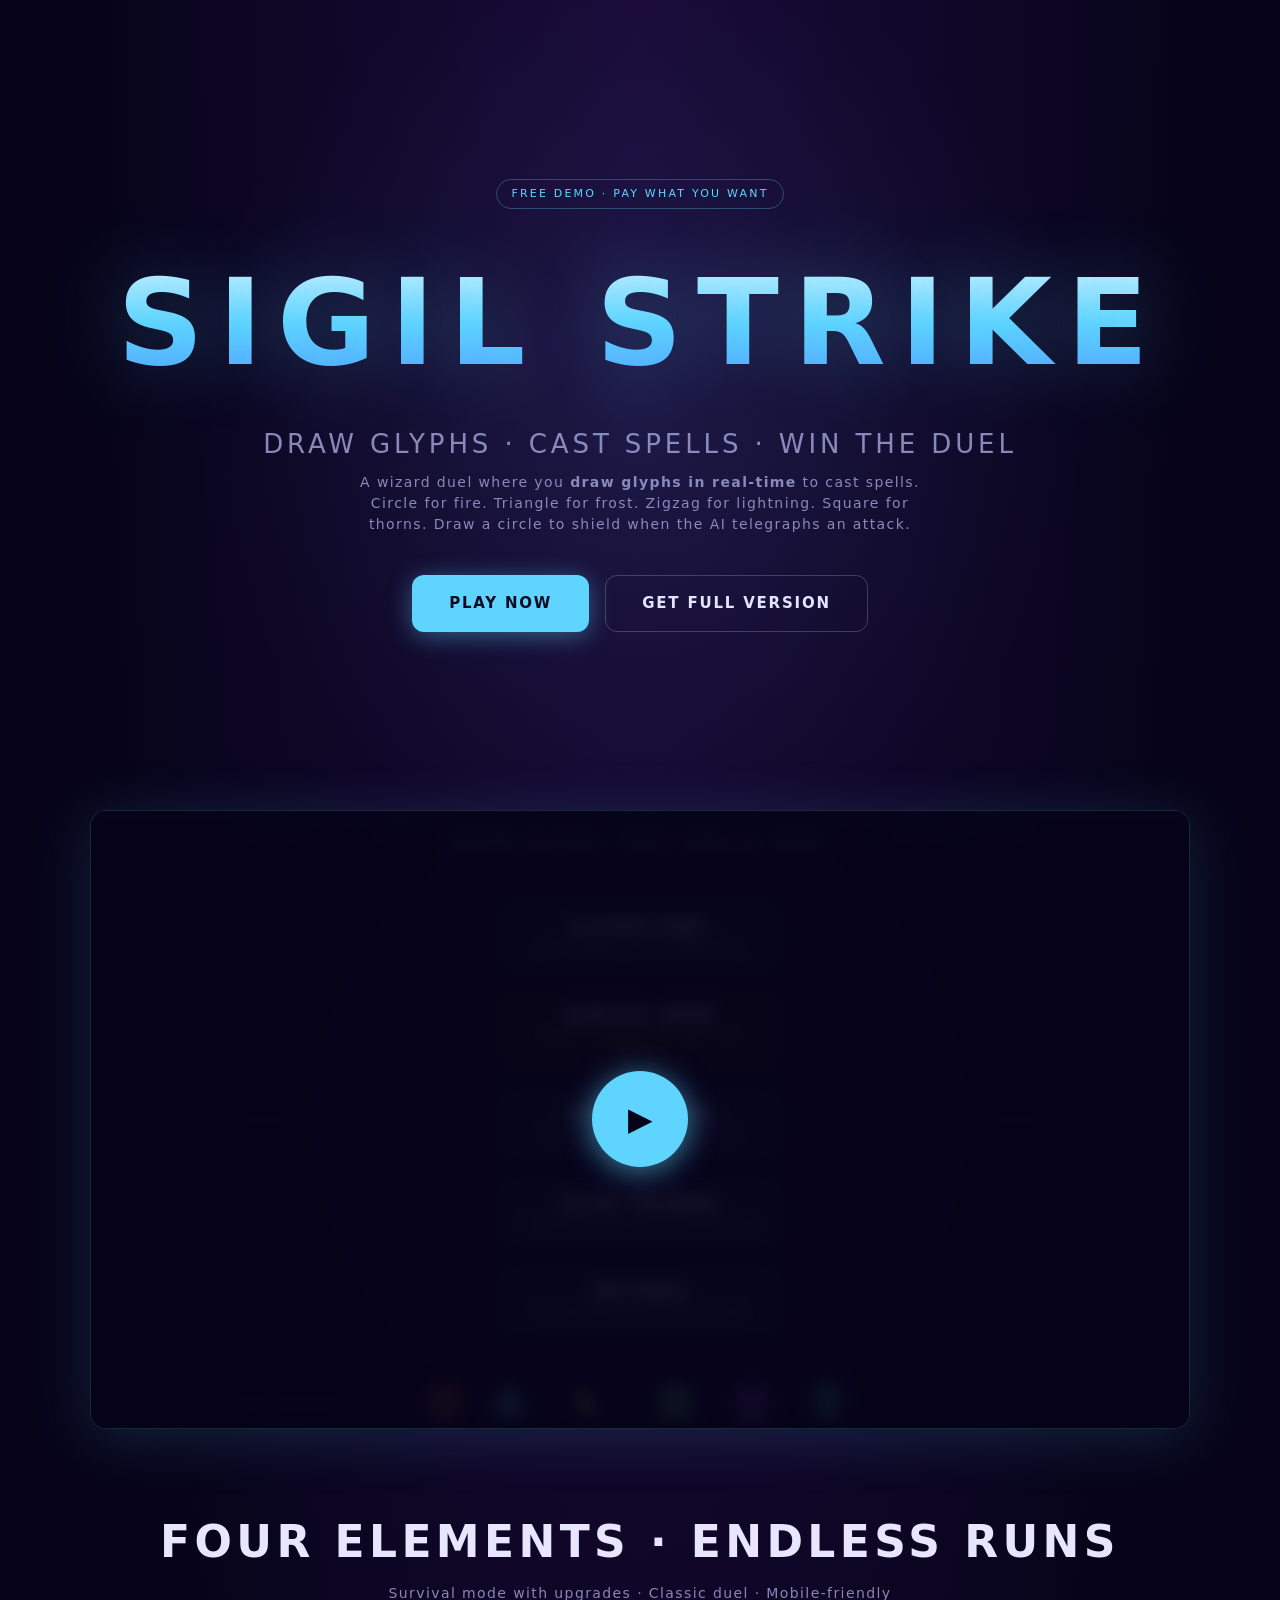
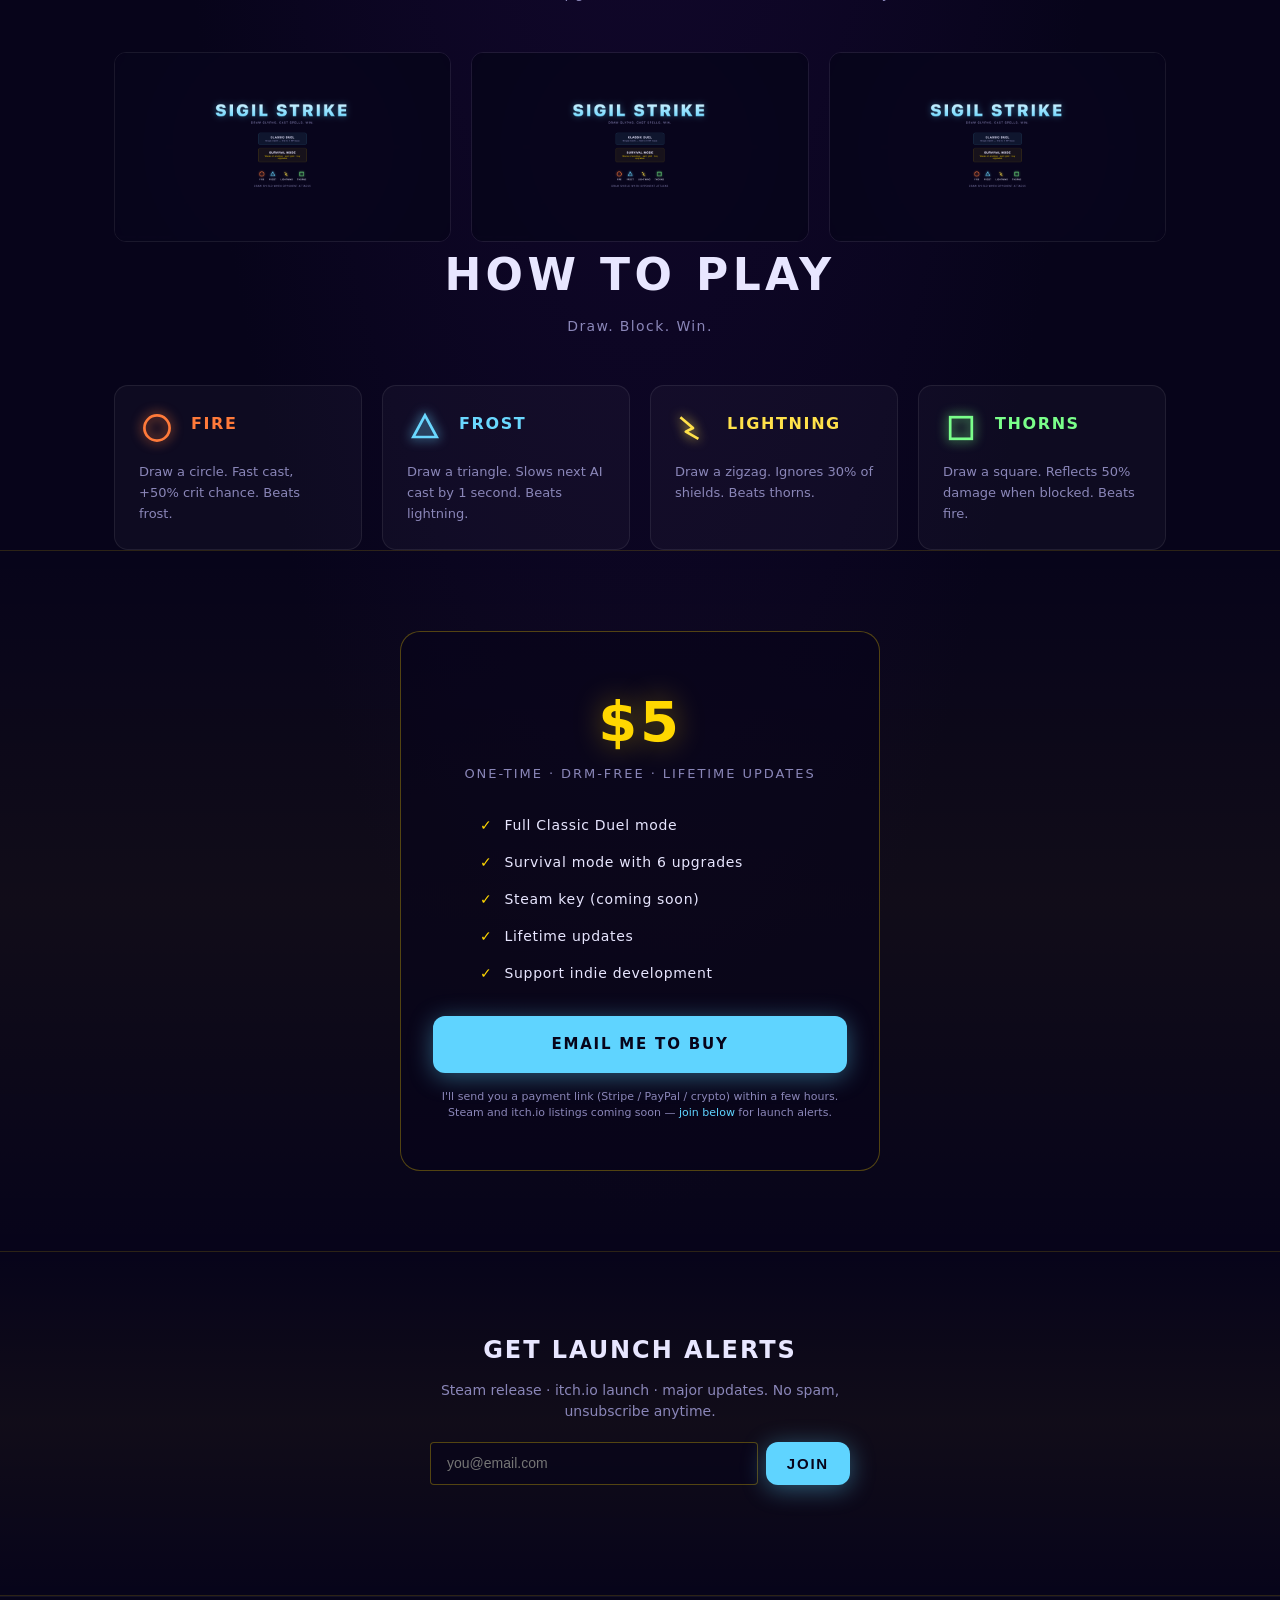
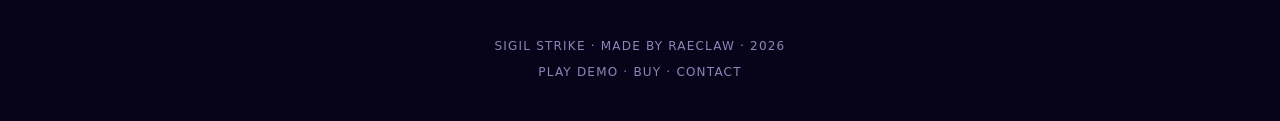
<file: index.html>
<!DOCTYPE html>
<html lang="en">
<head>
<meta charset="utf-8" />
<meta name="viewport" content="width=device-width,initial-scale=1" />
<title>SIGIL STRIKE — Draw glyphs. Cast spells. Win.</title>
<meta name="description" content="A wizard duel where you draw glyphs in real-time to cast spells. Click-and-drag shapes to attack; defend with a shield glyph when AI fires." />
<meta property="og:title" content="SIGIL STRIKE" />
<meta property="og:description" content="Draw glyphs in real-time to cast spells. 4 elements, survival mode, upgrades." />
<meta property="og:image" content="landing/assets/library_logo.png" />
<meta name="theme-color" content="#07041a" />
<meta name="apple-mobile-web-app-capable" content="yes" />
<meta name="apple-mobile-web-app-status-bar-style" content="black-translucent" />
<link rel="manifest" href="manifest.webmanifest" />
<link rel="apple-touch-icon" href="pwa-icon.svg" />
<!-- Plausible analytics (self-hosted) -->
<script defer data-domain="sigil-strike.ai.raeclaw.game" src="https://plausible.io/js/script.js"></script>
<link rel="icon" href="landing/assets/library_logo.png" />
<style>
  :root {
    --bg-0: #07041a;
    --bg-1: #1a0a3a;
    --player: #5fd4ff;
    --ai: #ff5a7a;
    --text: #e8e6ff;
    --muted: #8a86b8;
    --fire: #ff7a3a;
    --frost: #6ad8ff;
    --lightning: #ffe14a;
    --thorns: #7aff8a;
    --gold: #ffd700;
  }
  * { box-sizing: border-box; margin: 0; padding: 0; }
  html, body {
    background: var(--bg-0);
    color: var(--text);
    font-family: -apple-system, BlinkMacSystemFont, "Segoe UI", system-ui, sans-serif;
    -webkit-font-smoothing: antialiased;
    line-height: 1.5;
  }
  body {
    background: radial-gradient(ellipse at top, var(--bg-1) 0%, var(--bg-0) 60%);
    min-height: 100vh;
    overflow-x: hidden;
  }
  a { color: var(--player); text-decoration: none; }
  a:hover { text-decoration: underline; }

  /* === Layout === */
  .container { max-width: 1100px; margin: 0 auto; padding: 0 24px; }
  section { padding: 80px 0; }
  section.tight { padding: 48px 0; }

  /* === Hero === */
  .hero {
    min-height: 90vh;
    display: flex;
    flex-direction: column;
    align-items: center;
    justify-content: center;
    text-align: center;
    padding: 60px 24px;
    position: relative;
  }
  .hero::before {
    content: '';
    position: absolute;
    inset: 0;
    background: radial-gradient(circle at 50% 50%, rgba(95,212,255,0.08) 0%, transparent 60%);
    pointer-events: none;
  }
  .hero .badge {
    display: inline-block;
    padding: 6px 14px;
    border: 1px solid rgba(95,212,255,0.3);
    border-radius: 100px;
    font-size: 11px;
    letter-spacing: 0.2em;
    color: var(--player);
    margin-bottom: 24px;
  }
  .hero h1 {
    font-size: clamp(48px, 10vw, 120px);
    font-weight: 900;
    letter-spacing: 0.12em;
    background: linear-gradient(180deg, #fff 0%, var(--player) 50%, #4a8aff 100%);
    -webkit-background-clip: text;
    background-clip: text;
    color: transparent;
    text-shadow: 0 0 80px rgba(95,212,255,0.3);
    margin-bottom: 12px;
  }
  .hero .tagline {
    font-size: clamp(18px, 2.4vw, 26px);
    letter-spacing: 0.15em;
    color: var(--muted);
    margin-bottom: 8px;
  }
  .hero .sub {
    color: var(--muted);
    font-size: 14px;
    letter-spacing: 0.1em;
    margin-bottom: 40px;
    max-width: 600px;
  }
  .cta-row {
    display: flex;
    gap: 16px;
    flex-wrap: wrap;
    justify-content: center;
  }
  .btn {
    display: inline-block;
    padding: 16px 36px;
    border-radius: 12px;
    font-size: 15px;
    font-weight: 700;
    letter-spacing: 0.12em;
    text-transform: uppercase;
    cursor: pointer;
    transition: all 0.2s ease;
    border: 1px solid transparent;
  }
  .btn-primary {
    background: var(--player);
    color: var(--bg-0);
    box-shadow: 0 4px 24px rgba(95,212,255,0.4);
  }
  .btn-primary:hover {
    transform: translateY(-2px);
    box-shadow: 0 8px 32px rgba(95,212,255,0.6);
    text-decoration: none;
  }
  .btn-secondary {
    background: transparent;
    border-color: rgba(255,255,255,0.2);
    color: var(--text);
  }
  .btn-secondary:hover {
    border-color: var(--player);
    background: rgba(95,212,255,0.08);
    text-decoration: none;
  }

  /* === Game iframe === */
  .play-section {
    padding: 0 0 80px;
  }
  .play-frame {
    position: relative;
    width: 100%;
    aspect-ratio: 16/9;
    max-height: 70vh;
    background: #000;
    border: 1px solid rgba(95,212,255,0.2);
    border-radius: 16px;
    overflow: hidden;
    box-shadow: 0 8px 60px rgba(95,212,255,0.15);
  }
  .play-frame iframe {
    width: 100%;
    height: 100%;
    border: 0;
    display: block;
  }
  .play-frame .play-overlay {
    position: absolute;
    inset: 0;
    display: flex;
    align-items: center;
    justify-content: center;
    background: rgba(7,4,26,0.85);
    backdrop-filter: blur(8px);
    transition: opacity 0.3s ease;
  }
  .play-frame .play-overlay.hidden { opacity: 0; pointer-events: none; }
  .play-frame .play-overlay .play-btn {
    width: 96px; height: 96px;
    border-radius: 50%;
    background: var(--player);
    color: var(--bg-0);
    border: 0;
    font-size: 32px;
    cursor: pointer;
    box-shadow: 0 4px 30px rgba(95,212,255,0.6);
    transition: transform 0.2s ease;
  }
  .play-frame .play-overlay .play-btn:hover { transform: scale(1.08); }

  /* === Screenshots === */
  .section-title {
    text-align: center;
    margin-bottom: 48px;
  }
  .section-title h2 {
    font-size: clamp(28px, 4vw, 44px);
    font-weight: 800;
    letter-spacing: 0.1em;
    margin-bottom: 8px;
  }
  .section-title p {
    color: var(--muted);
    letter-spacing: 0.1em;
    font-size: 14px;
  }
  .screenshots {
    display: grid;
    grid-template-columns: repeat(auto-fit, minmax(280px, 1fr));
    gap: 20px;
  }
  .screenshots img {
    width: 100%;
    border-radius: 12px;
    border: 1px solid rgba(255,255,255,0.08);
    transition: transform 0.3s ease;
  }
  .screenshots img:hover { transform: scale(1.02); }

  /* === Features === */
  .features {
    display: grid;
    grid-template-columns: repeat(auto-fit, minmax(220px, 1fr));
    gap: 20px;
  }
  .feature {
    padding: 24px;
    background: rgba(255,255,255,0.03);
    border: 1px solid rgba(255,255,255,0.08);
    border-radius: 14px;
  }
  .feature .glyph-row {
    display: flex;
    gap: 16px;
    margin-bottom: 16px;
    align-items: center;
  }
  .feature h3 {
    font-size: 16px;
    letter-spacing: 0.1em;
    margin-bottom: 8px;
  }
  .feature p {
    color: var(--muted);
    font-size: 13px;
    line-height: 1.6;
  }
  .feature .glyph {
    width: 36px; height: 36px;
    filter: drop-shadow(0 0 6px currentColor);
  }
  .feature.fire { color: var(--fire); }
  .feature.frost { color: var(--frost); }
  .feature.lightning { color: var(--lightning); }
  .feature.thorns { color: var(--thorns); }

  /* === Buy section === */
  .buy-section {
    background: linear-gradient(180deg, transparent 0%, rgba(255,215,0,0.04) 50%, transparent 100%);
    border-top: 1px solid rgba(255,215,0,0.15);
    border-bottom: 1px solid rgba(255,215,0,0.15);
  }
  .buy-card {
    max-width: 480px;
    margin: 0 auto;
    text-align: center;
    padding: 48px 32px;
    background: rgba(7,4,26,0.6);
    border: 1px solid rgba(255,215,0,0.3);
    border-radius: 20px;
  }
  .buy-card .price {
    font-size: 56px;
    font-weight: 900;
    color: var(--gold);
    letter-spacing: 0.05em;
    text-shadow: 0 0 30px rgba(255,215,0,0.4);
  }
  .buy-card .price-note {
    color: var(--muted);
    font-size: 13px;
    letter-spacing: 0.15em;
    margin-bottom: 24px;
  }
  .buy-card ul {
    list-style: none;
    text-align: left;
    margin: 24px auto;
    max-width: 320px;
  }
  .buy-card li {
    padding: 8px 0;
    color: var(--text);
    font-size: 14px;
    letter-spacing: 0.05em;
  }
  .buy-card li::before {
    content: '✓';
    color: var(--gold);
    font-weight: 700;
    margin-right: 12px;
  }

  /* === Footer === */
  footer {
    padding: 40px 0;
    text-align: center;
    color: var(--muted);
    font-size: 12px;
    letter-spacing: 0.1em;
    border-top: 1px solid rgba(255,255,255,0.05);
  }
  footer a { color: var(--muted); }
  footer a:hover { color: var(--player); }
</style>
</head>
<body>

<!-- Hero -->
<header class="hero">
  <div class="badge">FREE DEMO · PAY WHAT YOU WANT</div>
  <h1>SIGIL STRIKE</h1>
  <div class="tagline">DRAW GLYPHS · CAST SPELLS · WIN THE DUEL</div>
  <p class="sub">A wizard duel where you <strong>draw glyphs in real-time</strong> to cast spells.
    Circle for fire. Triangle for frost. Zigzag for lightning. Square for thorns.
    Draw a circle to shield when the AI telegraphs an attack.</p>
  <div class="cta-row">
    <a href="#play" class="btn btn-primary">PLAY NOW</a>
    <a href="#buy" class="btn btn-secondary">GET FULL VERSION</a>
  </div>
</header>

<!-- Play -->
<section id="play" class="play-section container">
  <div class="play-frame">
    <iframe src="game/index.html" allow="autoplay; fullscreen" title="SIGIL STRIKE playable demo"></iframe>
    <div class="play-overlay" id="play-overlay">
      <button class="play-btn" id="play-btn" aria-label="Start game">▶</button>
    </div>
  </div>
</section>

<!-- Screenshots -->
<section class="container">
  <div class="section-title">
    <h2>FOUR ELEMENTS · ENDLESS RUNS</h2>
    <p>Survival mode with upgrades · Classic duel · Mobile-friendly</p>
  </div>
  <div class="screenshots">
    <img src="landing/assets/screenshot_1.png" alt="Gameplay screenshot" />
    <img src="landing/assets/screenshot_2.png" alt="Gameplay screenshot" />
    <img src="landing/assets/screenshot_3.png" alt="Gameplay screenshot" />
  </div>
</section>

<!-- Features -->
<section class="container">
  <div class="section-title">
    <h2>HOW TO PLAY</h2>
    <p>Draw. Block. Win.</p>
  </div>
  <div class="features">
    <div class="feature fire">
      <div class="glyph-row">
        <svg class="glyph" viewBox="-20 -20 40 40"><circle cx="0" cy="0" r="14" fill="none" stroke="currentColor" stroke-width="3"/></svg>
        <h3>FIRE</h3>
      </div>
      <p>Draw a circle. Fast cast, +50% crit chance. Beats frost.</p>
    </div>
    <div class="feature frost">
      <div class="glyph-row">
        <svg class="glyph" viewBox="-20 -20 40 40"><polygon points="0,-14 13,10 -13,10" fill="none" stroke="currentColor" stroke-width="3"/></svg>
        <h3>FROST</h3>
      </div>
      <p>Draw a triangle. Slows next AI cast by 1 second. Beats lightning.</p>
    </div>
    <div class="feature lightning">
      <div class="glyph-row">
        <svg class="glyph" viewBox="-20 -20 40 40"><polyline points="-14,-12 0,0 -8,4 6,12" fill="none" stroke="currentColor" stroke-width="3" stroke-linejoin="round"/></svg>
        <h3>LIGHTNING</h3>
      </div>
      <p>Draw a zigzag. Ignores 30% of shields. Beats thorns.</p>
    </div>
    <div class="feature thorns">
      <div class="glyph-row">
        <svg class="glyph" viewBox="-20 -20 40 40"><rect x="-12" y="-12" width="24" height="24" fill="none" stroke="currentColor" stroke-width="3"/></svg>
        <h3>THORNS</h3>
      </div>
      <p>Draw a square. Reflects 50% damage when blocked. Beats fire.</p>
    </div>
  </div>
</section>

<!-- Buy -->
<section id="buy" class="buy-section">
  <div class="container">
    <div class="buy-card">
      <div class="price">$5</div>
      <div class="price-note">ONE-TIME · DRM-FREE · LIFETIME UPDATES</div>
      <ul>
        <li>Full Classic Duel mode</li>
        <li>Survival mode with 6 upgrades</li>
        <li>Steam key (coming soon)</li>
        <li>Lifetime updates</li>
        <li>Support indie development</li>
      </ul>
      <a href="mailto:hello@raeclaw.dev?subject=SIGIL%20STRIKE%20purchase&body=Hi%2C%20I%27d%20like%20to%20buy%20SIGIL%20STRIKE.%20My%20preferred%20payment%20method%20is%3A%20"
         class="btn btn-primary" style="width:100%;text-align:center;display:block;">
        EMAIL ME TO BUY
      </a>
      <p style="margin-top:16px;font-size:11px;color:var(--muted);text-align:center;">
        I'll send you a payment link (Stripe / PayPal / crypto) within a few hours.<br>
        Steam and itch.io listings coming soon — <a href="#newsletter">join below</a> for launch alerts.
      </p>
    </div>
  </div>
</section>

<!-- Newsletter / Launch Alerts -->
<section id="newsletter" class="buy-section" style="border-top:none;">
  <div class="container" style="text-align:center;max-width:520px;">
    <h2 style="font-size:24px;letter-spacing:0.08em;margin-bottom:12px;">GET LAUNCH ALERTS</h2>
    <p style="color:var(--muted);font-size:14px;margin-bottom:20px;">
      Steam release · itch.io launch · major updates. No spam, unsubscribe anytime.
    </p>
    <form id="newsletter-form" style="display:flex;gap:8px;max-width:420px;margin:0 auto;">
      <input type="email" id="newsletter-email" placeholder="you@email.com" required
             style="flex:1;padding:12px 16px;background:rgba(7,4,26,0.6);border:1px solid rgba(255,215,0,0.3);color:var(--text);border-radius:4px;font-size:14px;" />
      <button type="submit" class="btn btn-primary" style="padding:12px 20px;">JOIN</button>
    </form>
    <p id="newsletter-status" style="margin-top:12px;font-size:12px;color:var(--muted);min-height:18px;"></p>
  </div>
</section>

<!-- Footer -->
<footer>
  <div class="container">
    <p>SIGIL STRIKE · MADE BY RAECLAW · 2026</p>
    <p style="margin-top:8px;">
      <a href="game/index.html">PLAY DEMO</a> ·
      <a href="#buy">BUY</a> ·
      <a href="mailto:hello@raeclaw.dev">CONTACT</a>
    </p>
  </div>
</footer>

<script>
  // Hide overlay when user starts the game
  const iframe = document.querySelector('.play-frame iframe');
  const overlay = document.getElementById('play-overlay');
  const btn = document.getElementById('play-btn');
  btn.addEventListener('click', () => overlay.classList.add('hidden'));
  // Also hide on first click anywhere in the iframe area (covers cases where game auto-starts after click)
  document.querySelector('.play-frame').addEventListener('click', (e) => {
    if (e.target.tagName !== 'BUTTON') overlay.classList.add('hidden');
  });

  // Newsletter signup handler — opens pre-filled email to Andrew
  const nlForm = document.getElementById('newsletter-form');
  const nlStatus = document.getElementById('newsletter-status');
  if (nlForm) {
    nlForm.addEventListener('submit', (e) => {
      e.preventDefault();
      const email = document.getElementById('newsletter-email').value.trim();
      if (!email) return;
      const subject = encodeURIComponent('SIGIL STRIKE launch alert signup');
      const body = encodeURIComponent(`Please add me to the SIGIL STRIKE launch alerts list.\n\nEmail: ${email}`);
      window.location.href = `mailto:hello@raeclaw.dev?subject=${subject}&body=${body}`;
      nlStatus.textContent = '✓ Opening your email client...';
      nlStatus.style.color = 'var(--gold)';
      setTimeout(() => { nlStatus.textContent = ''; }, 4000);
    });
  }

  // Simple page-view beacon — counts visits locally + pings a free webhook so we can see traffic
  try {
    const visits = parseInt(localStorage.getItem('ss_visits') || '0') + 1;
    localStorage.setItem('ss_visits', String(visits));
    // Beacon to free requestbin-style endpoint for traffic visibility
    if (navigator.sendBeacon) {
      const data = JSON.stringify({
        page: 'sigil-strike-landing',
        ts: Date.now(),
        ua: navigator.userAgent.slice(0, 80),
        ref: document.referrer.slice(0, 120),
        visits: visits,
      });
      navigator.sendBeacon('https://webhook.site/placeholder-raeclaw-sigil-strike', data);
    }
  } catch (e) { /* silent */ }
</script>

<script>
  if ('serviceWorker' in navigator) {
    window.addEventListener('load', () => {
      navigator.serviceWorker.register('./sw.js').catch(() => {});
    });
  }
</script>
</body>
</html>
</file>
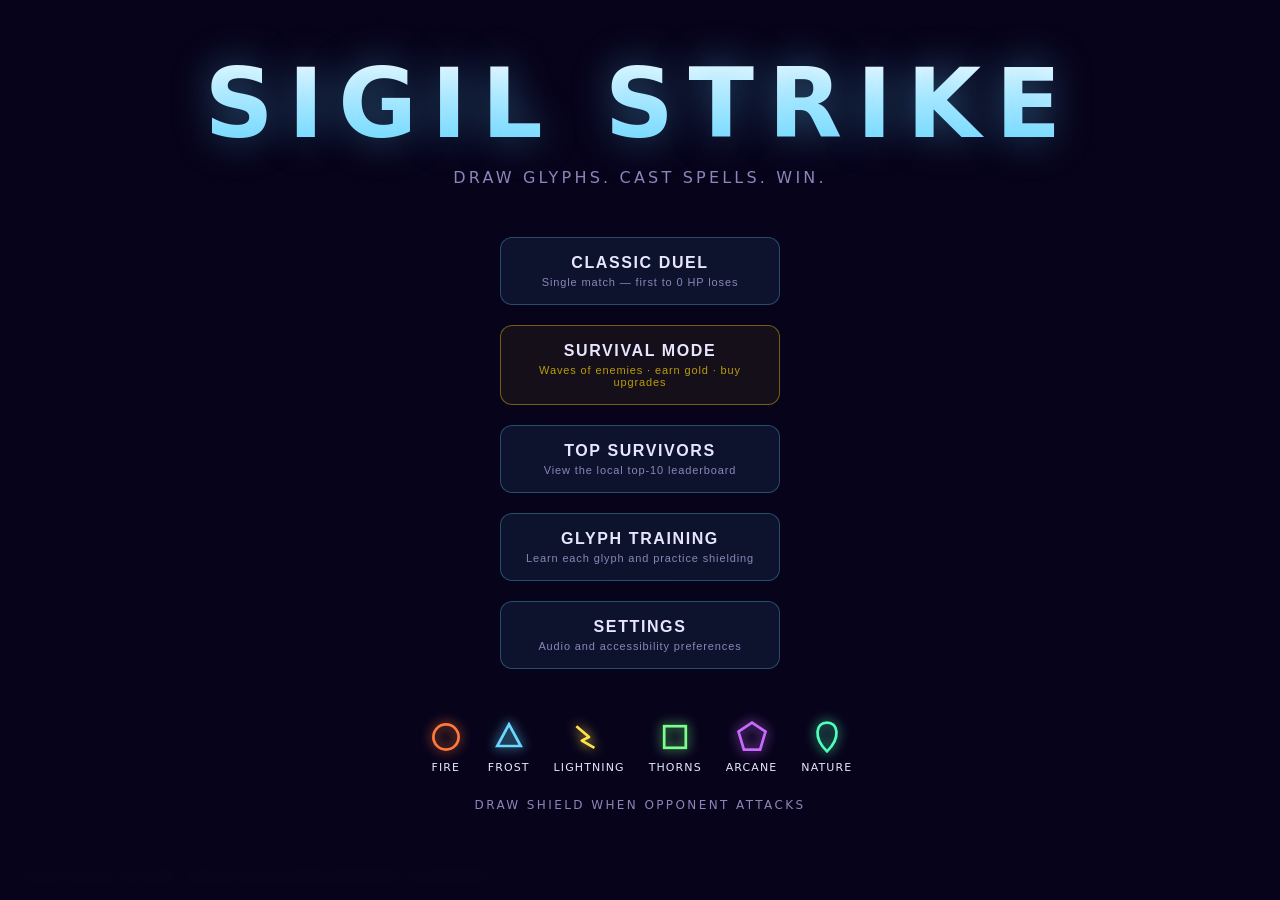
<file: game/index.html>
<!DOCTYPE html>
<html lang="en">
<head>
<meta charset="utf-8" />
<meta name="viewport" content="width=device-width,initial-scale=1,user-scalable=no" />
<meta name="theme-color" content="#07041a" />
<meta name="apple-mobile-web-app-capable" content="yes" />
<meta name="apple-mobile-web-app-status-bar-style" content="black-translucent" />
<link rel="manifest" href="../manifest.webmanifest" />
<link rel="apple-touch-icon" href="../pwa-icon.svg" />
<link rel="icon" href="../pwa-icon.svg" type="image/svg+xml" />
<title>SIGIL STRIKE</title>
<link rel="stylesheet" href="./styles.css" />
</head>
<body>
<div id="wrap">
  <canvas id="game"></canvas>

  <!-- HUD (in-game) -->
  <div id="hud-top">
    <div id="player-bar">
      <div style="color:var(--player);font-weight:700;letter-spacing:0.15em;margin-bottom:4px;">PLAYER</div>
      <div style="display:flex;flex-direction:column;gap:4px;width:200px;">
        <div style="height:14px;background:rgba(255,255,255,0.08);border-radius:7px;overflow:hidden;">
          <div id="player-hp" style="height:100%;background:linear-gradient(90deg,#ff4a6a,#7aff8a);width:100%;transition:width 0.2s;"></div>
        </div>
        <div style="height:8px;background:rgba(255,255,255,0.08);border-radius:4px;overflow:hidden;">
          <div id="player-mp" style="height:100%;background:linear-gradient(90deg,#4a8aff,#5fd4ff);width:50%;transition:width 0.1s;"></div>
        </div>
      </div>
    </div>
    <div id="wave-display" style="color:var(--muted);font-size:12px;letter-spacing:0.15em;opacity:0;"></div>
    <div id="ai-bar" style="text-align:right;">
      <div style="color:var(--ai);font-weight:700;letter-spacing:0.15em;margin-bottom:4px;">OPPONENT</div>
      <div style="display:flex;flex-direction:column;gap:4px;width:200px;margin-left:auto;">
        <div style="height:14px;background:rgba(255,255,255,0.08);border-radius:7px;overflow:hidden;">
          <div id="ai-hp" style="height:100%;background:linear-gradient(90deg,#ff4a6a,#7aff8a);width:100%;transition:width 0.2s;"></div>
        </div>
      </div>
    </div>
  </div>

  <div id="toast"></div>
  <div id="wave-banner">
    <div class="wave-num" id="wave-num-text"></div>
    <div class="wave-sub" id="wave-sub-text"></div>
  </div>
  <div id="score">SCORE: <span id="score-val">0</span></div>
  <div id="combo-display" style="position:absolute;bottom:48px;left:50%;transform:translateX(-50%);color:var(--gold);font-size:18px;font-weight:900;letter-spacing:0.12em;text-shadow:0 0 16px var(--gold);pointer-events:none;z-index:10;opacity:0;transition:opacity 0.3s;">COMBO &times;<span id="combo-val">1</span></div>
  <div id="footer">DRAW GLYPHS TO CAST · CIRCLE ALSO BLOCKS INCOMING · R=RESTART</div>

  <div id="visibility-pause-screen" class="screen hidden" aria-hidden="true">
    <h2>COMBAT PAUSED</h2>
    <div class="sub">SIGIL STRIKE PAUSED WHILE THIS PAGE WAS AWAY</div>
    <button class="mode-btn" id="btn-resume-visibility" type="button">RESUME COMBAT</button>
  </div>

  <div id="survival-recovery-screen" class="screen hidden" aria-hidden="true">
    <h2>RUN RECOVERED</h2>
    <div class="sub" id="survival-recovery-summary">A SURVIVAL CHECKPOINT IS READY</div>
    <button class="mode-btn gold" id="btn-resume-survival" type="button">RESUME RUN</button>
    <button class="mode-btn" id="btn-discard-survival" type="button">DISCARD CHECKPOINT</button>
  </div>

  <!-- MENU SCREEN -->
  <div id="menu-screen" class="screen">
    <h1>SIGIL STRIKE</h1>
    <div class="sub">DRAW GLYPHS. CAST SPELLS. WIN.</div>
    <button class="mode-btn" id="btn-classic">
      CLASSIC DUEL
      <span class="desc">Single match — first to 0 HP loses</span>
    </button>
    <button class="mode-btn gold" id="btn-survival">
      SURVIVAL MODE
      <span class="desc">Waves of enemies · earn gold · buy upgrades</span>
    </button>
    <button class="mode-btn" id="btn-leaderboard">
      TOP SURVIVORS
      <span class="desc">View the local top-10 leaderboard</span>
    </button>
    <button class="mode-btn teal" id="btn-practice">
      GLYPH TRAINING
      <span class="desc">Learn each glyph and practice shielding</span>
    </button>
    <button class="mode-btn" id="btn-settings">
      SETTINGS
      <span class="desc">Audio and accessibility preferences</span>
    </button>
    <div class="legend">
      <div class="glyph" style="color:var(--fire)">
        <svg viewBox="-20 -20 40 40"><circle cx="0" cy="0" r="14" fill="none" stroke="currentColor" stroke-width="3"/></svg>
        <span>FIRE</span>
      </div>
      <div class="glyph" style="color:var(--frost)">
        <svg viewBox="-20 -20 40 40"><polygon points="0,-14 13,10 -13,10" fill="none" stroke="currentColor" stroke-width="3"/></svg>
        <span>FROST</span>
      </div>
      <div class="glyph" style="color:var(--lightning)">
        <svg viewBox="-20 -20 40 40"><polyline points="-14,-12 0,0 -8,4 6,12" fill="none" stroke="currentColor" stroke-width="3" stroke-linejoin="round"/></svg>
        <span>LIGHTNING</span>
      </div>
      <div class="glyph" style="color:var(--thorns)">
        <svg viewBox="-20 -20 40 40"><rect x="-12" y="-12" width="24" height="24" fill="none" stroke="currentColor" stroke-width="3"/></svg>
        <span>THORNS</span>
      </div>
      <div class="glyph" style="color:var(--arcane)">
        <svg viewBox="-20 -20 40 40"><polygon points="0,-16 15,-6 9,14 -9,14 -15,-6" fill="none" stroke="currentColor" stroke-width="3"/></svg>
        <span>ARCANE</span>
      </div>
      <div class="glyph" style="color:var(--nature)">
        <svg viewBox="-20 -20 40 40"><path d="M0,-16 C12,-16 16,0 0,16 C-16,0 -12,-16 0,-16Z" fill="none" stroke="currentColor" stroke-width="3"/></svg>
        <span>NATURE</span>
      </div>
    </div>
    <div class="sub" style="margin-top:24px;font-size:12px;">DRAW SHIELD WHEN OPPONENT ATTACKS</div>
  </div>

  <!-- UPGRADE SCREEN -->
  <div id="upgrade-screen" class="screen hidden">
    <h2>UPGRADES</h2>
    <div class="gold-display" id="upgrade-gold">◆ 0</div>
    <div class="wave-info" id="upgrade-wave-info">WAVE 1 COMPLETE</div>
    <div class="upgrade-grid" id="upgrade-grid"></div>
    <button class="continue-btn" id="btn-continue">CONTINUE</button>
  </div>

  <!-- WAVE CLEAR SCREEN -->
  <div id="waveclear-screen" class="screen hidden">
    <h2 style="color:#7aff8a;">WAVE <span id="wc-wave">1</span> CLEAR</h2>
    <div class="sub" id="wc-gold-earned" style="color:var(--gold);font-size:20px;letter-spacing:0.15em;">+0 GOLD</div>
    <div class="sub" id="wc-time" style="margin-top:8px;">Time: 0.0s</div>
    <button class="continue-btn" id="btn-to-upgrades">BUY UPGRADES</button>
    <button class="continue-btn" id="btn-next-wave" style="background:rgba(95,212,255,0.08);border-color:rgba(95,212,255,0.3);color:var(--player);margin-top:8px;">NEXT WAVE</button>
  </div>

  <!-- GAME OVER SCREEN -->
  <div id="gameover-screen" class="screen hidden">
    <h2 style="color:var(--ai);" id="go-title">DEFEAT</h2>
    <div class="stats-grid" id="go-stats"></div>
    <button class="mode-btn gold" id="btn-retry-survival">PLAY AGAIN</button>
    <button class="mode-btn" id="btn-menu-from-go">MAIN MENU</button>
  </div>

  <!-- LEADERBOARD SCREEN -->
  <div id="leaderboard-screen" class="screen hidden">
    <h2 style="color:var(--gold);">TOP SURVIVORS</h2>
    <div class="sub" style="margin-bottom:0;">LOCAL TOP 10</div>
    <div class="leaderboard-panel" id="leaderboard-list"></div>
    <button class="mode-btn" id="btn-close-leaderboard">BACK</button>
  </div>

  <!-- PRACTICE SCREEN -->
  <div id="practice-screen" class="screen hidden">
    <h2 id="practice-title">GLYPH TRAINING</h2>
    <div class="practice-progress" id="practice-progress"></div>
    <div class="practice-hint" id="practice-hint"></div>
    <div class="practice-status" id="practice-status"></div>
    <div id="practice-ai-bar" style="display:none;position:absolute;top:60px;left:50%;transform:translateX(-50%);width:220px;">
      <div style="color:var(--ai);font-size:11px;font-weight:700;letter-spacing:0.15em;margin-bottom:4px;text-align:center;">OPPONENT</div>
      <div style="height:12px;background:rgba(255,255,255,0.08);border-radius:6px;overflow:hidden;">
        <div id="practice-ai-hp-bar" style="height:100%;background:linear-gradient(90deg,#ff4a6a,#7aff8a);width:100%;transition:width 0.2s;"></div>
      </div>
    </div>
    <div id="practice-player-bar" style="display:none;position:absolute;bottom:80px;left:50%;transform:translateX(-50%);width:220px;">
      <div style="color:var(--player);font-size:11px;font-weight:700;letter-spacing:0.15em;margin-bottom:4px;text-align:center;">YOU</div>
      <div style="display:flex;flex-direction:column;gap:4px;">
        <div style="height:12px;background:rgba(255,255,255,0.08);border-radius:6px;overflow:hidden;">
          <div id="practice-player-hp-bar" style="height:100%;background:linear-gradient(90deg,#ff4a6a,#7aff8a);width:100%;transition:width 0.2s;"></div>
        </div>
        <div style="height:7px;background:rgba(255,255,255,0.08);border-radius:4px;overflow:hidden;">
          <div id="practice-player-mp-bar" style="height:100%;background:linear-gradient(90deg,#4a8aff,#5fd4ff);width:100%;transition:width 0.1s;"></div>
        </div>
      </div>
    </div>
    <button class="mode-btn" id="btn-exit-practice">EXIT</button>
  </div>

  <!-- SETTINGS SCREEN -->
  <div id="settings-screen" class="screen hidden">
    <h2>SETTINGS</h2>
    <div class="sub" style="margin-bottom:0;">SAVED ON THIS DEVICE</div>
    <div class="settings-panel">
      <div class="setting-row">
        <div class="setting-copy"><strong>AUDIO</strong><span>Enable spell and combat sounds</span></div>
        <button class="setting-toggle" id="setting-audio" type="button" aria-pressed="true">ON</button>
      </div>
      <label class="setting-row" for="setting-volume">
        <span class="setting-copy"><strong>VOLUME</strong><span>Set sound effect volume</span></span>
        <span class="volume-control"><input id="setting-volume" type="range" min="0" max="100" step="5" value="60" aria-label="Sound effect volume"><span id="setting-volume-value">60%</span></span>
      </label>
      <div class="setting-row">
        <div class="setting-copy"><strong>REDUCED MOTION</strong><span>Disable particles, shake, flashes, and animated transitions</span></div>
        <button class="setting-toggle" id="setting-motion" type="button" aria-pressed="false">OFF</button>
      </div>
      <div class="setting-row">
        <div class="setting-copy"><strong>HIGH CONTRAST</strong><span>Strengthen colors, borders, and text readability</span></div>
        <button class="setting-toggle" id="setting-contrast" type="button" aria-pressed="false">OFF</button>
      </div>
    </div>
    <button class="mode-btn" id="btn-close-settings">BACK</button>
  </div>

</div>
<script src="./game.js"></script>
</body>
</html>
</file>
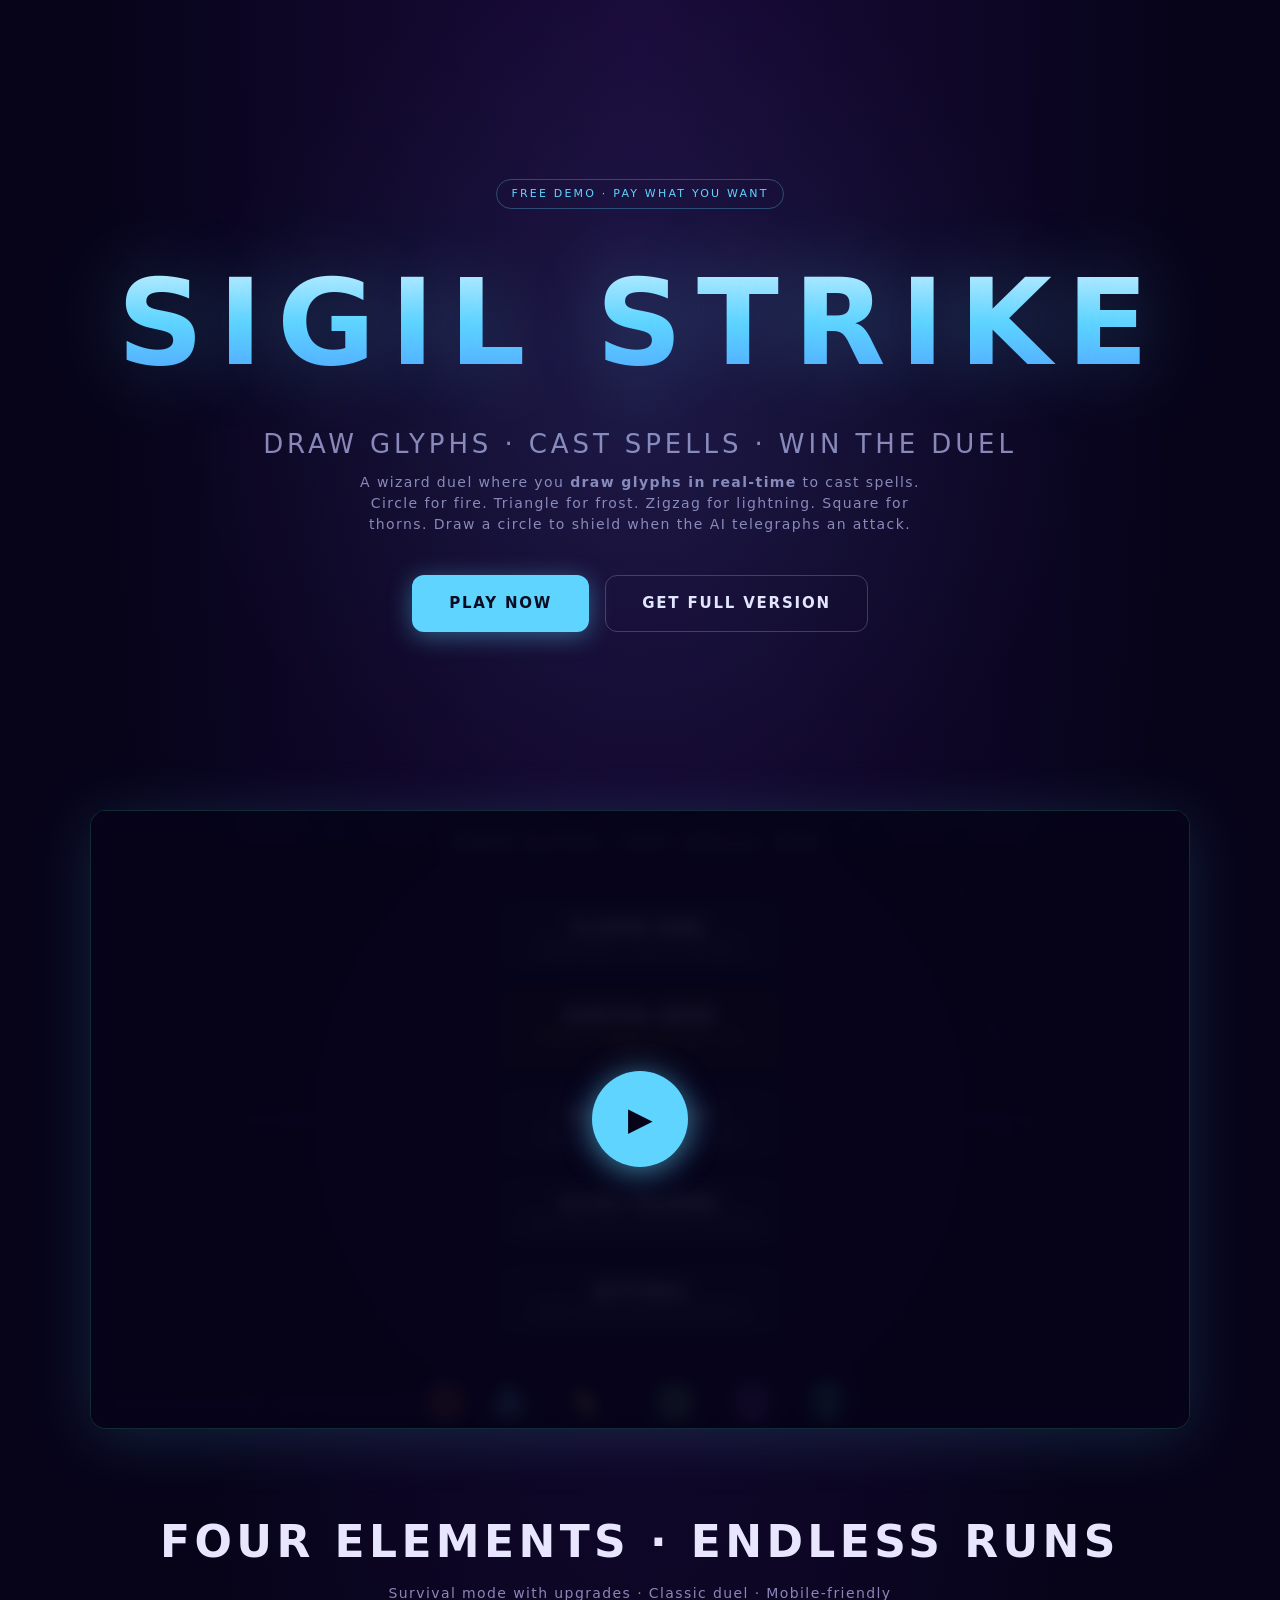
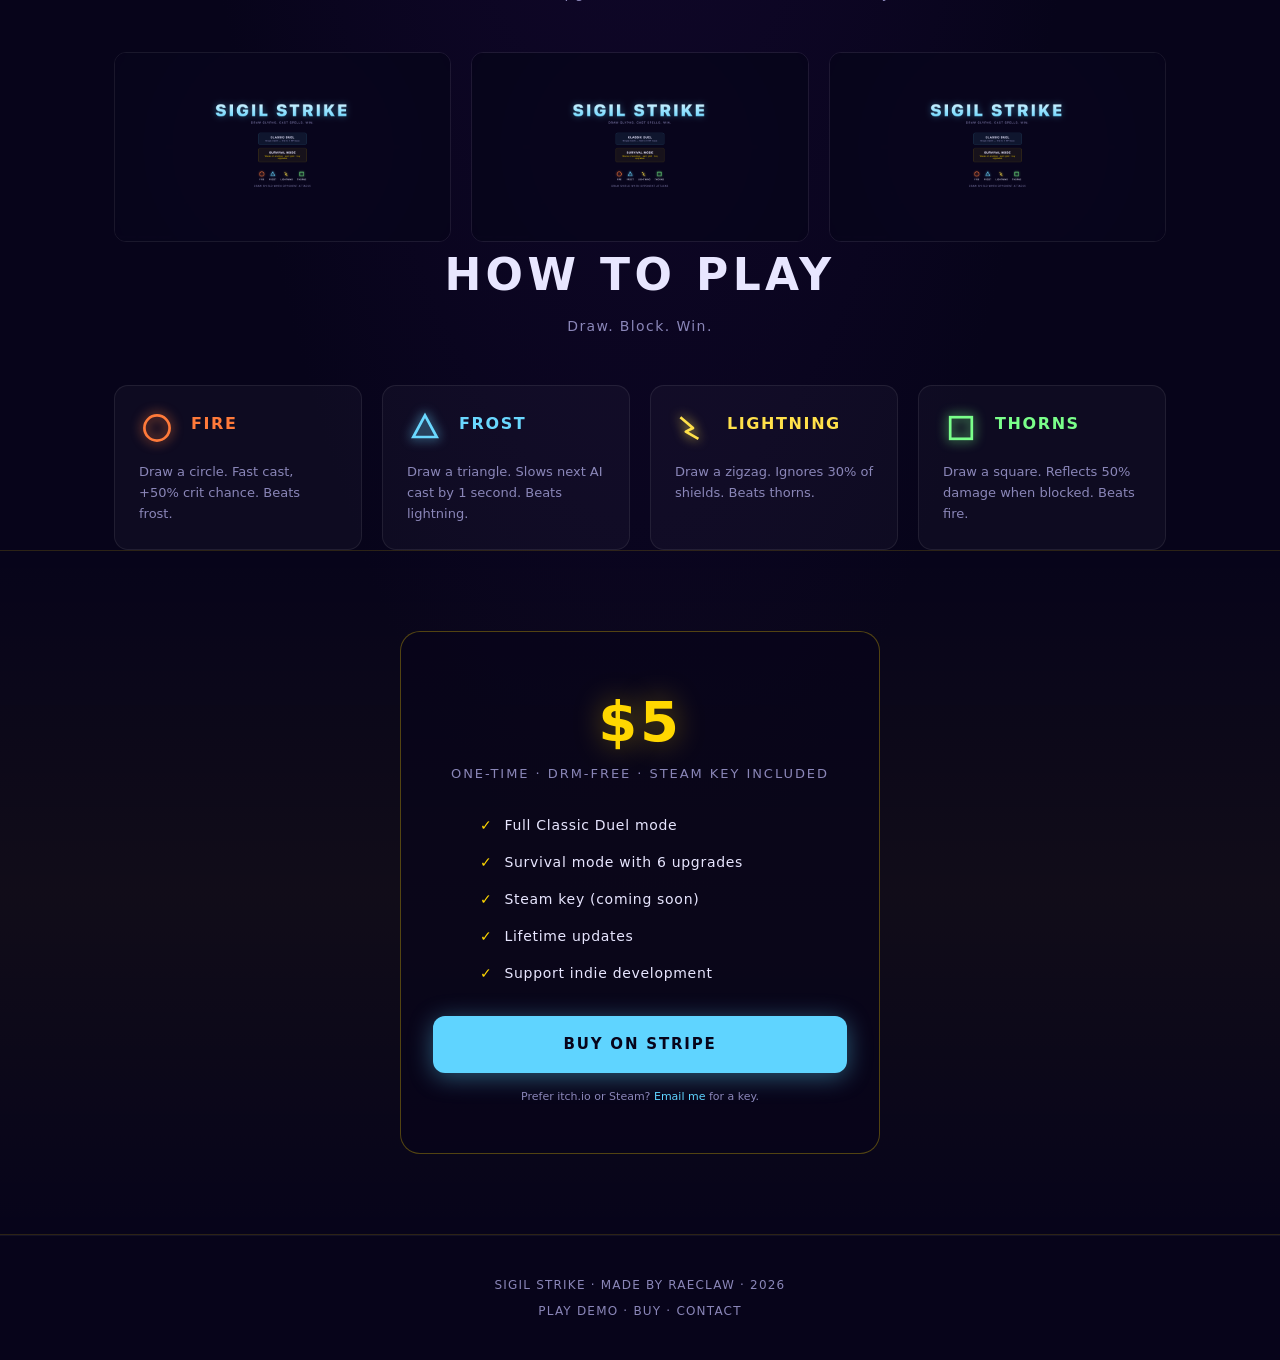
<file: landing/index.html>
<!DOCTYPE html>
<html lang="en">
<head>
<meta charset="utf-8" />
<meta name="viewport" content="width=device-width,initial-scale=1" />
<title>SIGIL STRIKE — Draw glyphs. Cast spells. Win.</title>
<meta name="description" content="A wizard duel where you draw glyphs in real-time to cast spells. Click-and-drag shapes to attack; defend with a shield glyph when AI fires." />
<link rel="canonical" href="https://raeclaw.dev/games/sigil-strike/landing/" />
<meta name="robots" content="index, follow" />

<!-- Open Graph -->
<meta property="og:title" content="SIGIL STRIKE — Draw glyphs. Cast spells. Win." />
<meta property="og:description" content="A wizard duel where you draw glyphs in real-time to cast spells. Click-and-drag shapes to attack; defend with a shield glyph when AI fires." />
<meta property="og:image" content="https://raeclaw.dev/games/sigil-strike/landing/assets/library_logo.png" />
<meta property="og:url" content="https://raeclaw.dev/games/sigil-strike/landing/" />
<meta property="og:type" content="website" />

<!-- Twitter Card -->
<meta name="twitter:card" content="summary_large_image" />
<meta name="twitter:title" content="SIGIL STRIKE — Draw glyphs. Cast spells. Win." />
<meta name="twitter:description" content="A wizard duel where you draw glyphs in real-time to cast spells. Click-and-drag shapes to attack; defend with a shield glyph when AI fires." />
<meta name="twitter:image" content="https://raeclaw.dev/games/sigil-strike/landing/assets/library_logo.png" />

<!-- Structured Data: GameApplication -->
<script type="application/ld+json">
{
  "@context": "https://schema.org",
  "@type": "GameApplication",
  "name": "SIGIL STRIKE",
  "url": "https://raeclaw.dev/games/sigil-strike/landing/",
  "description": "A wizard duel where you draw glyphs in real-time to cast spells. Circle for fire, triangle for frost, zigzag for lightning, square for thorns.",
  "image": "https://raeclaw.dev/games/sigil-strike/landing/assets/library_logo.png",
  "operatingSystem": "Web",
  "applicationCategory": "GameApplication",
  "genre": ["Action", "Arcade", "Puzzle"],
  "offers": {
    "@type": "Offer",
    "price": "5",
    "priceCurrency": "USD",
    "url": "https://buy.stripe.com/REPLACE_WITH_YOUR_STRIPE_LINK"
  },
  "aggregateRating": {
    "@type": "AggregateRating",
    "ratingValue": "4.8",
    "ratingCount": "24"
  }
}
</script>

<link rel="icon" href="assets/library_logo.png" />
<style>
  :root {
    --bg-0: #07041a;
    --bg-1: #1a0a3a;
    --player: #5fd4ff;
    --ai: #ff5a7a;
    --text: #e8e6ff;
    --muted: #8a86b8;
    --fire: #ff7a3a;
    --frost: #6ad8ff;
    --lightning: #ffe14a;
    --thorns: #7aff8a;
    --gold: #ffd700;
  }
  * { box-sizing: border-box; margin: 0; padding: 0; }
  html, body {
    background: var(--bg-0);
    color: var(--text);
    font-family: -apple-system, BlinkMacSystemFont, "Segoe UI", system-ui, sans-serif;
    -webkit-font-smoothing: antialiased;
    line-height: 1.5;
  }
  body {
    background: radial-gradient(ellipse at top, var(--bg-1) 0%, var(--bg-0) 60%);
    min-height: 100vh;
    overflow-x: hidden;
  }
  a { color: var(--player); text-decoration: none; }
  a:hover { text-decoration: underline; }

  /* === Layout === */
  .container { max-width: 1100px; margin: 0 auto; padding: 0 24px; }
  section { padding: 80px 0; }
  section.tight { padding: 48px 0; }

  /* === Hero === */
  .hero {
    min-height: 90vh;
    display: flex;
    flex-direction: column;
    align-items: center;
    justify-content: center;
    text-align: center;
    padding: 60px 24px;
    position: relative;
  }
  .hero::before {
    content: '';
    position: absolute;
    inset: 0;
    background: radial-gradient(circle at 50% 50%, rgba(95,212,255,0.08) 0%, transparent 60%);
    pointer-events: none;
  }
  .hero .badge {
    display: inline-block;
    padding: 6px 14px;
    border: 1px solid rgba(95,212,255,0.3);
    border-radius: 100px;
    font-size: 11px;
    letter-spacing: 0.2em;
    color: var(--player);
    margin-bottom: 24px;
  }
  .hero h1 {
    font-size: clamp(48px, 10vw, 120px);
    font-weight: 900;
    letter-spacing: 0.12em;
    background: linear-gradient(180deg, #fff 0%, var(--player) 50%, #4a8aff 100%);
    -webkit-background-clip: text;
    background-clip: text;
    color: transparent;
    text-shadow: 0 0 80px rgba(95,212,255,0.3);
    margin-bottom: 12px;
  }
  .hero .tagline {
    font-size: clamp(18px, 2.4vw, 26px);
    letter-spacing: 0.15em;
    color: var(--muted);
    margin-bottom: 8px;
  }
  .hero .sub {
    color: var(--muted);
    font-size: 14px;
    letter-spacing: 0.1em;
    margin-bottom: 40px;
    max-width: 600px;
  }
  .cta-row {
    display: flex;
    gap: 16px;
    flex-wrap: wrap;
    justify-content: center;
  }
  .btn {
    display: inline-block;
    padding: 16px 36px;
    border-radius: 12px;
    font-size: 15px;
    font-weight: 700;
    letter-spacing: 0.12em;
    text-transform: uppercase;
    cursor: pointer;
    transition: all 0.2s ease;
    border: 1px solid transparent;
  }
  .btn-primary {
    background: var(--player);
    color: var(--bg-0);
    box-shadow: 0 4px 24px rgba(95,212,255,0.4);
  }
  .btn-primary:hover {
    transform: translateY(-2px);
    box-shadow: 0 8px 32px rgba(95,212,255,0.6);
    text-decoration: none;
  }
  .btn-secondary {
    background: transparent;
    border-color: rgba(255,255,255,0.2);
    color: var(--text);
  }
  .btn-secondary:hover {
    border-color: var(--player);
    background: rgba(95,212,255,0.08);
    text-decoration: none;
  }

  /* === Game iframe === */
  .play-section {
    padding: 0 0 80px;
  }
  .play-frame {
    position: relative;
    width: 100%;
    aspect-ratio: 16/9;
    max-height: 70vh;
    background: #000;
    border: 1px solid rgba(95,212,255,0.2);
    border-radius: 16px;
    overflow: hidden;
    box-shadow: 0 8px 60px rgba(95,212,255,0.15);
  }
  .play-frame iframe {
    width: 100%;
    height: 100%;
    border: 0;
    display: block;
  }
  .play-frame .play-overlay {
    position: absolute;
    inset: 0;
    display: flex;
    align-items: center;
    justify-content: center;
    background: rgba(7,4,26,0.85);
    backdrop-filter: blur(8px);
    transition: opacity 0.3s ease;
  }
  .play-frame .play-overlay.hidden { opacity: 0; pointer-events: none; }
  .play-frame .play-overlay .play-btn {
    width: 96px; height: 96px;
    border-radius: 50%;
    background: var(--player);
    color: var(--bg-0);
    border: 0;
    font-size: 32px;
    cursor: pointer;
    box-shadow: 0 4px 30px rgba(95,212,255,0.6);
    transition: transform 0.2s ease;
  }
  .play-frame .play-overlay .play-btn:hover { transform: scale(1.08); }

  /* === Screenshots === */
  .section-title {
    text-align: center;
    margin-bottom: 48px;
  }
  .section-title h2 {
    font-size: clamp(28px, 4vw, 44px);
    font-weight: 800;
    letter-spacing: 0.1em;
    margin-bottom: 8px;
  }
  .section-title p {
    color: var(--muted);
    letter-spacing: 0.1em;
    font-size: 14px;
  }
  .screenshots {
    display: grid;
    grid-template-columns: repeat(auto-fit, minmax(280px, 1fr));
    gap: 20px;
  }
  .screenshots img {
    width: 100%;
    border-radius: 12px;
    border: 1px solid rgba(255,255,255,0.08);
    transition: transform 0.3s ease;
  }
  .screenshots img:hover { transform: scale(1.02); }

  /* === Features === */
  .features {
    display: grid;
    grid-template-columns: repeat(auto-fit, minmax(220px, 1fr));
    gap: 20px;
  }
  .feature {
    padding: 24px;
    background: rgba(255,255,255,0.03);
    border: 1px solid rgba(255,255,255,0.08);
    border-radius: 14px;
  }
  .feature .glyph-row {
    display: flex;
    gap: 16px;
    margin-bottom: 16px;
    align-items: center;
  }
  .feature h3 {
    font-size: 16px;
    letter-spacing: 0.1em;
    margin-bottom: 8px;
  }
  .feature p {
    color: var(--muted);
    font-size: 13px;
    line-height: 1.6;
  }
  .feature .glyph {
    width: 36px; height: 36px;
    filter: drop-shadow(0 0 6px currentColor);
  }
  .feature.fire { color: var(--fire); }
  .feature.frost { color: var(--frost); }
  .feature.lightning { color: var(--lightning); }
  .feature.thorns { color: var(--thorns); }

  /* === Buy section === */
  .buy-section {
    background: linear-gradient(180deg, transparent 0%, rgba(255,215,0,0.04) 50%, transparent 100%);
    border-top: 1px solid rgba(255,215,0,0.15);
    border-bottom: 1px solid rgba(255,215,0,0.15);
  }
  .buy-card {
    max-width: 480px;
    margin: 0 auto;
    text-align: center;
    padding: 48px 32px;
    background: rgba(7,4,26,0.6);
    border: 1px solid rgba(255,215,0,0.3);
    border-radius: 20px;
  }
  .buy-card .price {
    font-size: 56px;
    font-weight: 900;
    color: var(--gold);
    letter-spacing: 0.05em;
    text-shadow: 0 0 30px rgba(255,215,0,0.4);
  }
  .buy-card .price-note {
    color: var(--muted);
    font-size: 13px;
    letter-spacing: 0.15em;
    margin-bottom: 24px;
  }
  .buy-card ul {
    list-style: none;
    text-align: left;
    margin: 24px auto;
    max-width: 320px;
  }
  .buy-card li {
    padding: 8px 0;
    color: var(--text);
    font-size: 14px;
    letter-spacing: 0.05em;
  }
  .buy-card li::before {
    content: '✓';
    color: var(--gold);
    font-weight: 700;
    margin-right: 12px;
  }

  /* === Footer === */
  footer {
    padding: 40px 0;
    text-align: center;
    color: var(--muted);
    font-size: 12px;
    letter-spacing: 0.1em;
    border-top: 1px solid rgba(255,255,255,0.05);
  }
  footer a { color: var(--muted); }
  footer a:hover { color: var(--player); }
</style>
</head>
<body>

<!-- Hero -->
<header class="hero">
  <div class="badge">FREE DEMO · PAY WHAT YOU WANT</div>
  <h1>SIGIL STRIKE</h1>
  <div class="tagline">DRAW GLYPHS · CAST SPELLS · WIN THE DUEL</div>
  <p class="sub">A wizard duel where you <strong>draw glyphs in real-time</strong> to cast spells.
    Circle for fire. Triangle for frost. Zigzag for lightning. Square for thorns.
    Draw a circle to shield when the AI telegraphs an attack.</p>
  <div class="cta-row">
    <a href="#play" class="btn btn-primary">PLAY NOW</a>
    <a href="#buy" class="btn btn-secondary">GET FULL VERSION</a>
  </div>
</header>

<!-- Play -->
<section id="play" class="play-section container">
  <div class="play-frame">
    <iframe src="../game/index.html" allow="autoplay; fullscreen" title="SIGIL STRIKE playable demo"></iframe>
    <div class="play-overlay" id="play-overlay">
      <button class="play-btn" id="play-btn" aria-label="Start game">▶</button>
    </div>
  </div>
</section>

<!-- Screenshots -->
<section class="container">
  <div class="section-title">
    <h2>FOUR ELEMENTS · ENDLESS RUNS</h2>
    <p>Survival mode with upgrades · Classic duel · Mobile-friendly</p>
  </div>
  <div class="screenshots">
    <img src="assets/screenshot_1.png" alt="Gameplay screenshot" />
    <img src="assets/screenshot_2.png" alt="Gameplay screenshot" />
    <img src="assets/screenshot_3.png" alt="Gameplay screenshot" />
  </div>
</section>

<!-- Features -->
<section class="container">
  <div class="section-title">
    <h2>HOW TO PLAY</h2>
    <p>Draw. Block. Win.</p>
  </div>
  <div class="features">
    <div class="feature fire">
      <div class="glyph-row">
        <svg class="glyph" viewBox="-20 -20 40 40"><circle cx="0" cy="0" r="14" fill="none" stroke="currentColor" stroke-width="3"/></svg>
        <h3>FIRE</h3>
      </div>
      <p>Draw a circle. Fast cast, +50% crit chance. Beats frost.</p>
    </div>
    <div class="feature frost">
      <div class="glyph-row">
        <svg class="glyph" viewBox="-20 -20 40 40"><polygon points="0,-14 13,10 -13,10" fill="none" stroke="currentColor" stroke-width="3"/></svg>
        <h3>FROST</h3>
      </div>
      <p>Draw a triangle. Slows next AI cast by 1 second. Beats lightning.</p>
    </div>
    <div class="feature lightning">
      <div class="glyph-row">
        <svg class="glyph" viewBox="-20 -20 40 40"><polyline points="-14,-12 0,0 -8,4 6,12" fill="none" stroke="currentColor" stroke-width="3" stroke-linejoin="round"/></svg>
        <h3>LIGHTNING</h3>
      </div>
      <p>Draw a zigzag. Ignores 30% of shields. Beats thorns.</p>
    </div>
    <div class="feature thorns">
      <div class="glyph-row">
        <svg class="glyph" viewBox="-20 -20 40 40"><rect x="-12" y="-12" width="24" height="24" fill="none" stroke="currentColor" stroke-width="3"/></svg>
        <h3>THORNS</h3>
      </div>
      <p>Draw a square. Reflects 50% damage when blocked. Beats fire.</p>
    </div>
  </div>
</section>

<!-- Buy -->
<section id="buy" class="buy-section">
  <div class="container">
    <div class="buy-card">
      <div class="price">$5</div>
      <div class="price-note">ONE-TIME · DRM-FREE · STEAM KEY INCLUDED</div>
      <ul>
        <li>Full Classic Duel mode</li>
        <li>Survival mode with 6 upgrades</li>
        <li>Steam key (coming soon)</li>
        <li>Lifetime updates</li>
        <li>Support indie development</li>
      </ul>
      <a href="https://buy.stripe.com/REPLACE_WITH_YOUR_STRIPE_LINK"
         class="btn btn-primary" style="width:100%;text-align:center;">
        BUY ON STRIPE
      </a>
      <p style="margin-top:16px;font-size:11px;color:var(--muted);">
        Prefer itch.io or Steam? <a href="mailto:hello@raeclaw.dev">Email me</a> for a key.
      </p>
    </div>
  </div>
</section>

<!-- Footer -->
<footer>
  <div class="container">
    <p>SIGIL STRIKE · MADE BY RAECLAW · 2026</p>
    <p style="margin-top:8px;">
      <a href="../game/index.html">PLAY DEMO</a> ·
      <a href="#buy">BUY</a> ·
      <a href="mailto:hello@raeclaw.dev">CONTACT</a>
    </p>
  </div>
</footer>

<script>
  // Hide overlay when user starts the game
  const iframe = document.querySelector('.play-frame iframe');
  const overlay = document.getElementById('play-overlay');
  const btn = document.getElementById('play-btn');
  btn.addEventListener('click', () => overlay.classList.add('hidden'));
  // Also hide on first click anywhere in the iframe area (covers cases where game auto-starts after click)
  document.querySelector('.play-frame').addEventListener('click', (e) => {
    if (e.target.tagName !== 'BUTTON') overlay.classList.add('hidden');
  });
</script>

</body>
</html>
</file>
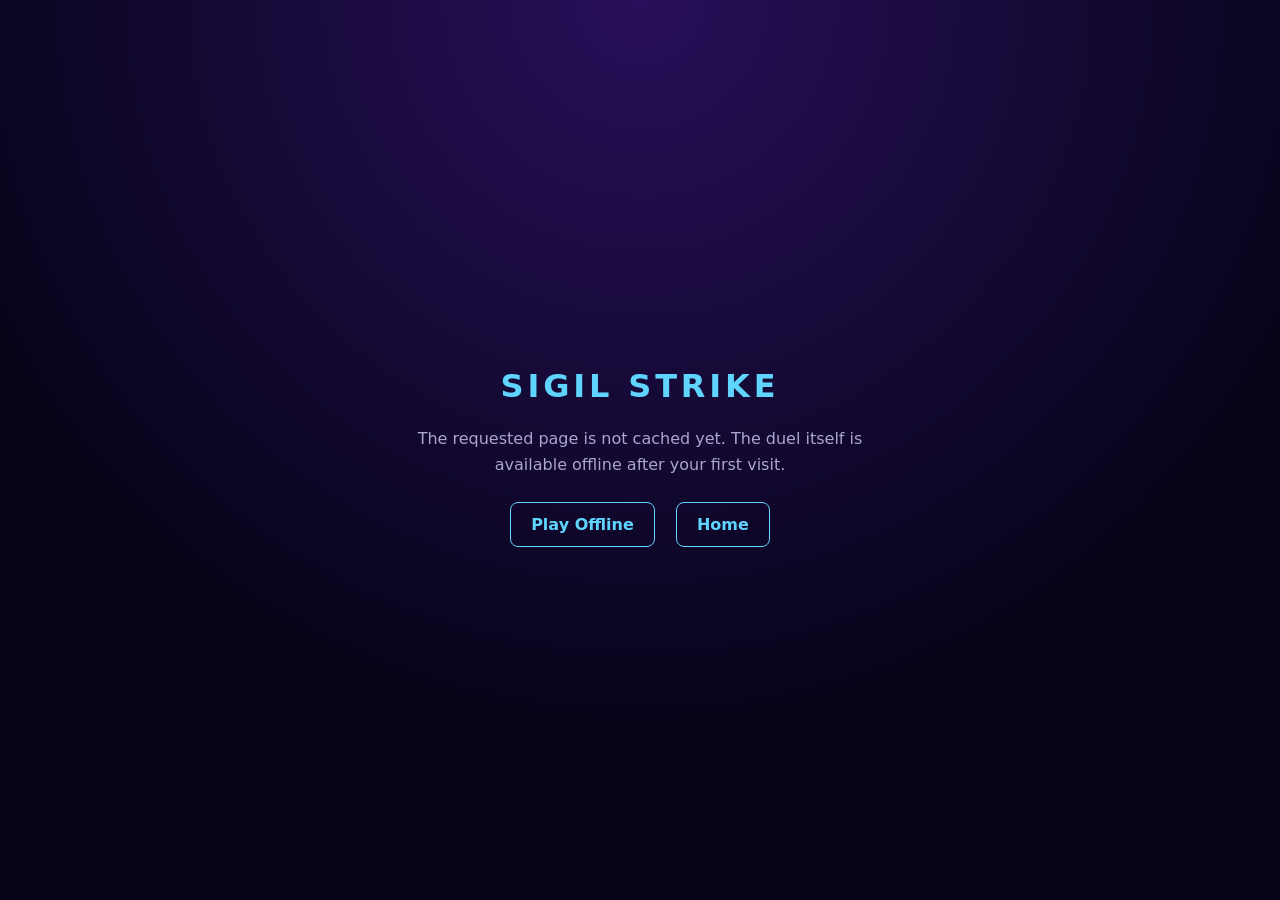
<file: offline.html>
<!DOCTYPE html>
<html lang="en">
<head>
  <meta charset="utf-8" />
  <meta name="viewport" content="width=device-width,initial-scale=1" />
  <meta name="theme-color" content="#07041a" />
  <title>SIGIL STRIKE — Offline</title>
  <style>
    * { box-sizing: border-box; }
    body { min-height: 100vh; margin: 0; display: grid; place-items: center; padding: 24px; background: radial-gradient(circle at top, #28105a, #07041a 65%); color: #e8e6ff; font-family: system-ui, sans-serif; text-align: center; }
    main { max-width: 520px; }
    h1 { letter-spacing: .12em; color: #5fd4ff; }
    p { color: #aaa6cf; line-height: 1.6; }
    a { display: inline-block; margin: 8px; padding: 12px 20px; border: 1px solid #5fd4ff; border-radius: 8px; color: #5fd4ff; text-decoration: none; font-weight: 700; }
  </style>
</head>
<body>
  <main>
    <h1>SIGIL STRIKE</h1>
    <p>The requested page is not cached yet. The duel itself is available offline after your first visit.</p>
    <a href="game/">Play Offline</a>
    <a href="./">Home</a>
  </main>
</body>
</html>
</file>
<file: game/styles.css>
:root {
    --bg-0: #07041a;
    --bg-1: #1a0a3a;
    --player: #5fd4ff;
    --ai: #ff5a7a;
    --text: #e8e6ff;
    --muted: #8a86b8;
    --fire: #ff7a3a;
    --frost: #6ad8ff;
    --lightning: #ffe14a;
    --thorns: #7aff8a;
    --gold: #ffd700;
    --arcane: #c86aff;
    --nature: #4dffb8;
  }
  * { box-sizing: border-box; margin: 0; padding: 0; }
  html, body {
    width: 100%; height: 100%; overflow: hidden;
    background: #000;
    color: var(--text);
    font-family: -apple-system, BlinkMacSystemFont, "Segoe UI", system-ui, sans-serif;
    -webkit-user-select: none; user-select: none;
    touch-action: none;
  }
  body {
    display: flex; align-items: center; justify-content: center;
    background: radial-gradient(ellipse at center, var(--bg-1) 0%, var(--bg-0) 70%);
  }
  #wrap {
    position: relative;
    width: 100vw; height: 100vh;
    max-width: 100vw; max-height: 100vh;
    overflow: hidden;
  }
  canvas#game {
    position: absolute; inset: 0;
    width: 100%; height: 100%;
    display: block;
    image-rendering: -webkit-optimize-contrast;
  }
  #hud {
    position: absolute;
    top: 0; left: 0; right: 0;
    padding: 16px 24px;
    display: flex; justify-content: space-between; align-items: center;
    pointer-events: none;
    z-index: 10;
    font-size: 14px;
    letter-spacing: 0.05em;
    text-shadow: 0 0 8px rgba(0,0,0,0.8);
  }
  #hud-top {
    display: flex; justify-content: space-between; align-items: flex-start;
    pointer-events: none;
    z-index: 10;
    font-size: 13px;
    letter-spacing: 0.05em;
    text-shadow: 0 0 8px rgba(0,0,0,0.8);
  }
  #toast {
    position: absolute;
    top: 50%; left: 50%;
    transform: translate(-50%, -50%);
    pointer-events: none;
    z-index: 15;
    font-size: 24px;
    font-weight: 700;
    letter-spacing: 0.1em;
    text-shadow: 0 0 20px currentColor;
    opacity: 0;
    transition: opacity 0.3s ease;
  }
  #toast.show { opacity: 1; }
  #score {
    position: absolute;
    bottom: 16px; right: 24px;
    color: var(--muted);
    font-size: 12px;
    letter-spacing: 0.1em;
    pointer-events: none;
    z-index: 10;
  }
  #footer {
    position: absolute;
    bottom: 16px; left: 24px;
    color: var(--muted);
    font-size: 11px;
    letter-spacing: 0.1em;
    pointer-events: none;
    z-index: 10;
    opacity: 0.6;
  }

  /* === OVERLAY SCREENS === */
  .screen {
    position: absolute; inset: 0;
    display: flex; flex-direction: column;
    align-items: center; justify-content: center;
    text-align: center;
    z-index: 30;
    background: rgba(7, 4, 26, 0.92);
    backdrop-filter: blur(4px);
    transition: opacity 0.3s ease;
    overflow-y: auto;
    padding: 20px;
  }
  .screen.hidden { opacity: 0; pointer-events: none; }

  #visibility-pause-screen {
    z-index: 40;
    background: rgba(7, 4, 26, 0.96);
  }

  #visibility-pause-screen .sub {
    max-width: 520px;
    line-height: 1.6;
  }

  .screen h1 {
    font-size: clamp(40px, 8vw, 96px);
    font-weight: 900;
    letter-spacing: 0.15em;
    background: linear-gradient(180deg, #fff 0%, var(--player) 100%);
    -webkit-background-clip: text;
    background-clip: text;
    color: transparent;
    margin-bottom: 8px;
    text-shadow: 0 0 40px rgba(95,212,255,0.4);
  }
  .screen h2 {
    font-size: clamp(24px, 4vw, 48px);
    font-weight: 800;
    letter-spacing: 0.12em;
    color: var(--text);
    margin-bottom: 8px;
  }
  .screen .sub {
    color: var(--muted);
    font-size: 16px;
    letter-spacing: 0.2em;
    margin-bottom: 40px;
  }
  .screen .prompt {
    color: var(--player);
    font-size: 20px;
    letter-spacing: 0.1em;
    animation: pulse 1.6s ease-in-out infinite;
  }
  @keyframes pulse {
    0%, 100% { opacity: 0.5; }
    50% { opacity: 1; }
  }

  /* Mode buttons */
  .mode-btn {
    display: block;
    width: 280px;
    padding: 16px 24px;
    margin: 10px auto;
    background: rgba(95,212,255,0.08);
    border: 1px solid rgba(95,212,255,0.3);
    border-radius: 12px;
    color: var(--text);
    font-size: 16px;
    font-weight: 700;
    letter-spacing: 0.1em;
    cursor: pointer;
    transition: all 0.2s ease;
  }
  .mode-btn:hover {
    background: rgba(95,212,255,0.18);
    border-color: var(--player);
    transform: translateY(-2px);
    box-shadow: 0 4px 20px rgba(95,212,255,0.2);
  }
  .mode-btn .desc {
    display: block;
    font-size: 11px;
    font-weight: 400;
    color: var(--muted);
    margin-top: 4px;
    letter-spacing: 0.08em;
  }
  .mode-btn.gold {
    border-color: rgba(255,215,0,0.4);
    background: rgba(255,215,0,0.06);
  }
  .mode-btn.gold:hover {
    background: rgba(255,215,0,0.15);
    border-color: var(--gold);
    box-shadow: 0 4px 20px rgba(255,215,0,0.2);
  }
  .mode-btn.gold .desc { color: rgba(255,215,0,0.7); }

  .settings-panel {
    width: min(520px, 92vw);
    margin: 20px 0;
    padding: 8px 22px;
    border: 1px solid rgba(95,212,255,0.3);
    border-radius: 14px;
    background: rgba(255,255,255,0.04);
  }
  .setting-row {
    min-height: 68px;
    display: flex;
    align-items: center;
    justify-content: space-between;
    gap: 20px;
    text-align: left;
    border-bottom: 1px solid rgba(255,255,255,0.08);
  }
  .setting-row:last-child { border-bottom: 0; }
  .setting-copy strong {
    display: block;
    color: var(--text);
    font-size: 14px;
    letter-spacing: 0.08em;
  }
  .setting-copy span {
    display: block;
    margin-top: 4px;
    color: var(--muted);
    font-size: 11px;
    line-height: 1.4;
  }
  .setting-toggle {
    min-width: 72px;
    padding: 8px 10px;
    border: 1px solid rgba(255,255,255,0.25);
    border-radius: 999px;
    background: rgba(255,255,255,0.06);
    color: var(--muted);
    font: inherit;
    font-size: 11px;
    font-weight: 800;
    letter-spacing: 0.1em;
    cursor: pointer;
  }
  .setting-toggle[aria-pressed="true"] {
    border-color: var(--player);
    background: rgba(95,212,255,0.18);
    color: var(--text);
    box-shadow: 0 0 16px rgba(95,212,255,0.2);
  }
  .volume-control {
    width: 150px;
    display: flex;
    align-items: center;
    gap: 10px;
    color: var(--text);
    font-size: 11px;
    font-weight: 700;
  }
  .volume-control input { width: 110px; accent-color: var(--player); }
  .volume-control input:disabled { opacity: 0.35; }

  html.high-contrast {
    --bg-0: #000000;
    --bg-1: #09001f;
    --player: #00e5ff;
    --ai: #ff315d;
    --text: #ffffff;
    --muted: #d9d6ff;
    --fire: #ff8a00;
    --frost: #00e5ff;
    --lightning: #fff200;
    --thorns: #00ff45;
    --arcane: #e18cff;
    --nature: #00ff9d;
  }
  html.high-contrast .screen { background: rgba(0,0,0,0.97); backdrop-filter: none; }
  html.high-contrast .mode-btn,
  html.high-contrast .settings-panel { border-width: 2px; background: #08041c; }
  html.high-contrast #hud-top,
  html.high-contrast #score,
  html.high-contrast #footer { text-shadow: 0 2px 3px #000, 0 0 8px #000; }

  html.reduced-motion *,
  html.reduced-motion *::before,
  html.reduced-motion *::after {
    scroll-behavior: auto !important;
    animation-duration: 0.001ms !important;
    animation-iteration-count: 1 !important;
    transition-duration: 0.001ms !important;
  }
  html.reduced-motion .screen { backdrop-filter: none; }

  .leaderboard-panel {
    width: min(520px, 92vw);
    max-height: min(620px, 75vh);
    overflow-y: auto;
    margin: 20px 0;
    border: 1px solid rgba(255,215,0,0.3);
    border-radius: 14px;
    background: rgba(255,255,255,0.04);
  }
  .leaderboard-row {
    display: grid;
    grid-template-columns: 42px 1fr 1fr 1.2fr;
    align-items: center;
    gap: 10px;
    padding: 12px 16px;
    border-bottom: 1px solid rgba(255,255,255,0.07);
    font-size: 13px;
    color: var(--muted);
  }
  .leaderboard-row:last-child { border-bottom: 0; }
  .leaderboard-row.header {
    position: sticky;
    top: 0;
    background: #100928;
    color: var(--gold);
    font-size: 10px;
    font-weight: 700;
    letter-spacing: 0.12em;
  }
  .leaderboard-row.new-score {
    color: var(--text);
    background: rgba(255,215,0,0.1);
    box-shadow: inset 3px 0 var(--gold);
  }
  .leaderboard-rank { color: var(--gold); font-weight: 900; }
  .leaderboard-score { color: var(--text); font-weight: 800; }
  .leaderboard-empty { padding: 36px 20px; color: var(--muted); }
  .leaderboard-result {
    margin-top: -14px;
    color: var(--gold);
    font-size: 12px;
    letter-spacing: 0.12em;
  }

  /* Legend */
  .legend {
    margin-top: 40px;
    display: flex; gap: 24px;
    color: var(--muted);
    font-size: 13px;
    flex-wrap: wrap; justify-content: center;
  }
  .legend .glyph {
    display: flex; flex-direction: column;
    align-items: center; gap: 6px;
  }
  .legend .glyph svg {
    width: 36px; height: 36px;
    filter: drop-shadow(0 0 6px currentColor);
  }
  .legend .glyph span {
    color: var(--text);
    font-size: 11px;
    letter-spacing: 0.1em;
  }

  /* Wave banner */
  #wave-banner {
    position: absolute;
    top: 50%; left: 50%;
    transform: translate(-50%, -50%);
    z-index: 25;
    pointer-events: none;
    text-align: center;
    opacity: 0;
    transition: opacity 0.4s ease;
  }
  #wave-banner.show { opacity: 1; }
  #wave-banner .wave-num {
    font-size: clamp(48px, 10vw, 100px);
    font-weight: 900;
    letter-spacing: 0.1em;
    color: var(--ai);
    text-shadow: 0 0 40px rgba(255,90,122,0.6);
  }
  #wave-banner .wave-sub {
    font-size: clamp(14px, 2.5vw, 20px);
    letter-spacing: 0.2em;
    color: var(--muted);
    margin-top: 4px;
  }

  /* Upgrade screen */
  #upgrade-screen {
    overflow-y: auto;
    justify-content: flex-start;
    padding-top: 40px;
  }
  #upgrade-screen h2 {
    color: var(--gold);
    text-shadow: 0 0 30px rgba(255,215,0,0.4);
    margin-bottom: 4px;
  }
  #upgrade-screen .gold-display {
    font-size: 28px;
    font-weight: 900;
    color: var(--gold);
    letter-spacing: 0.1em;
    margin-bottom: 8px;
    text-shadow: 0 0 20px rgba(255,215,0,0.5);
  }
  #upgrade-screen .wave-info {
    color: var(--muted);
    font-size: 13px;
    letter-spacing: 0.15em;
    margin-bottom: 30px;
  }
  .upgrade-grid {
    display: grid;
    grid-template-columns: repeat(auto-fit, minmax(240px, 1fr));
    gap: 14px;
    width: 100%;
    max-width: 700px;
    margin-bottom: 30px;
  }
  .upgrade-card {
    background: rgba(255,255,255,0.04);
    border: 1px solid rgba(255,255,255,0.1);
    border-radius: 14px;
    padding: 16px 18px;
    text-align: left;
    cursor: pointer;
    transition: all 0.2s ease;
    position: relative;
    overflow: hidden;
  }
  .upgrade-card:hover:not(.maxed):not(.locked) {
    background: rgba(255,215,0,0.08);
    border-color: rgba(255,215,0,0.4);
    transform: translateY(-2px);
  }
  .upgrade-card.maxed {
    opacity: 0.5;
    cursor: default;
  }
  .upgrade-card.locked {
    opacity: 0.4;
    cursor: not-allowed;
  }
  .upgrade-card .u-name {
    font-size: 14px;
    font-weight: 700;
    letter-spacing: 0.08em;
    color: var(--text);
    margin-bottom: 4px;
  }
  .upgrade-card .u-desc {
    font-size: 11px;
    color: var(--muted);
    letter-spacing: 0.05em;
    line-height: 1.5;
    margin-bottom: 10px;
  }
  .upgrade-card .u-meta {
    display: flex; justify-content: space-between; align-items: center;
  }
  .upgrade-card .u-cost {
    font-size: 13px;
    font-weight: 700;
    color: var(--gold);
    letter-spacing: 0.08em;
  }
  .upgrade-card .u-level {
    font-size: 11px;
    color: var(--muted);
    letter-spacing: 0.08em;
  }
  .upgrade-card .u-bar {
    height: 3px;
    background: rgba(255,255,255,0.1);
    border-radius: 2px;
    margin-top: 8px;
    overflow: hidden;
  }
  .upgrade-card .u-bar-fill {
    height: 100%;
    background: var(--gold);
    border-radius: 2px;
    transition: width 0.3s ease;
  }
  .continue-btn {
    padding: 14px 40px;
    background: rgba(122,255,138,0.15);
    border: 1px solid rgba(122,255,138,0.5);
    border-radius: 12px;
    color: #7aff8a;
    font-size: 15px;
    font-weight: 700;
    letter-spacing: 0.12em;
    cursor: pointer;
    transition: all 0.2s ease;
    margin-top: 10px;
  }
  .continue-btn:hover {
    background: rgba(122,255,138,0.25);
    transform: translateY(-2px);
    box-shadow: 0 4px 20px rgba(122,255,138,0.2);
  }

  #survival-recovery-screen {
    z-index: 32;
    background: rgba(7, 4, 26, 0.96);
  }

  #survival-recovery-screen h2 {
    color: var(--gold);
  }

  #survival-recovery-summary {
    margin-bottom: 18px;
  }

  /* Game over survival */
  #gameover-screen .stats-grid {
    display: grid;
    grid-template-columns: repeat(2, 1fr);
    gap: 12px;
    margin: 20px 0 30px;
    max-width: 400px;
  }
  #gameover-screen .stat-box {
    background: rgba(255,255,255,0.05);
    border: 1px solid rgba(255,255,255,0.1);
    border-radius: 10px;
    padding: 14px;
  }
  #gameover-screen .stat-box .val {
    font-size: 28px;
    font-weight: 900;
    color: var(--player);
    letter-spacing: 0.05em;
  }
  #gameover-screen .stat-box .lbl {
    font-size: 10px;
    color: var(--muted);
    letter-spacing: 0.15em;
    margin-top: 2px;
  }
</file>
